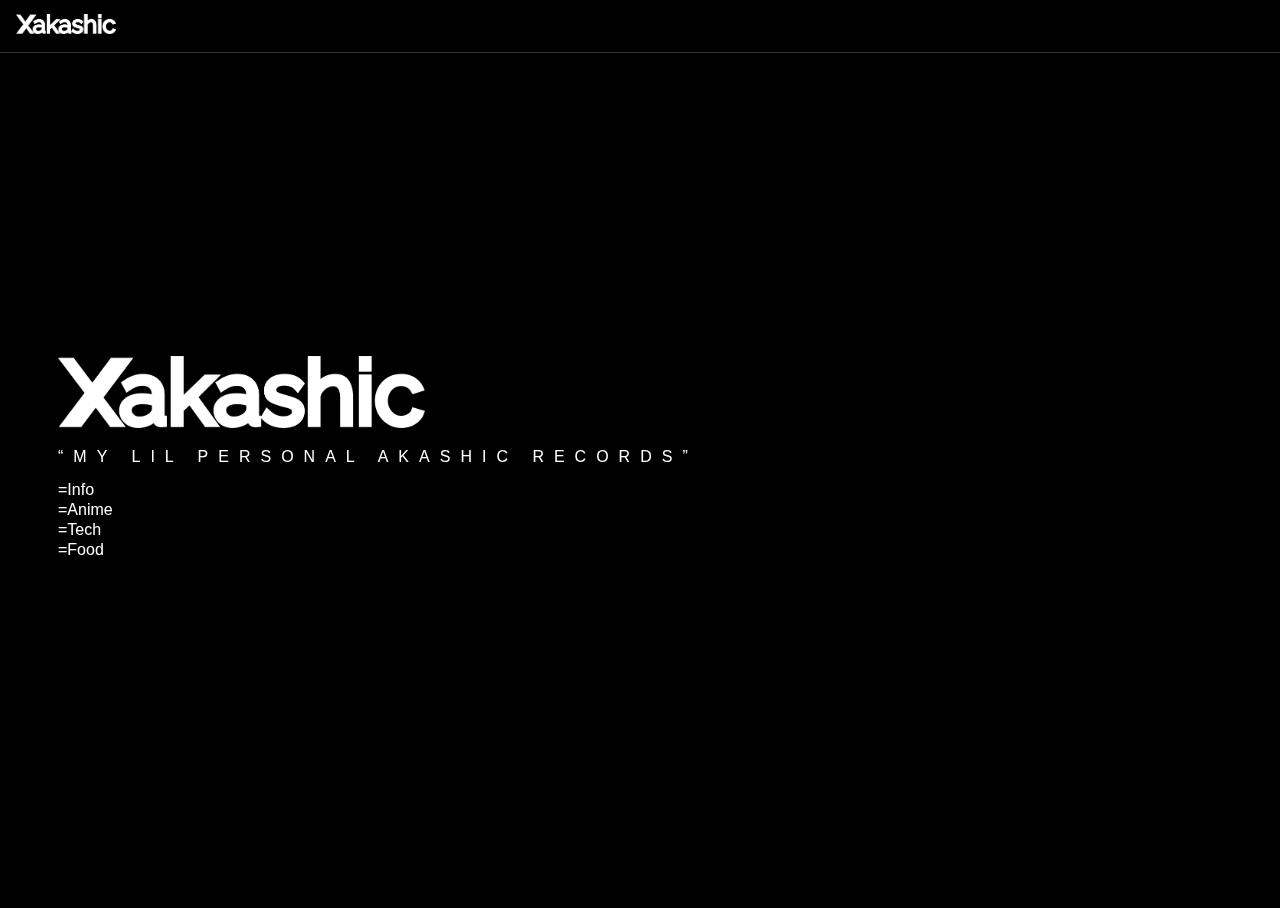
<file: index.html>
<!DOCTYPE html>
<html lang="en">
    <head>
        <meta charset="UTF-8">
        <meta name="viewport" content="width=device-width, initial-scale=1.0">
        <meta http-equiv="X-UA-Compatible" content="ie=edge">
        <title>Xakashic</title>
        <link rel="stylesheet" type="text/css" href="style.css">
    </head>
    <body>
        <div class="topnav">
            <img src="anime/resources/images/logo/xakashiclogo-dark.png" width="100"></a>
        </div>
        
        <div class="main">
            <div class="image">
                <img src="anime/resources/images/logo/xakashiclogo-dark.png">
            </div>   
            <h2>“MY LIL PERSONAL AKASHIC RECORDS”</h2> 
            <a href="#contact">=Info</a>
            <a href="anime/hub.php">=Anime</a>
            <a href="#tech">=Tech</a>
            <a href="#food">=Food</a>        
        </div>
    </body>
</html>
</file>
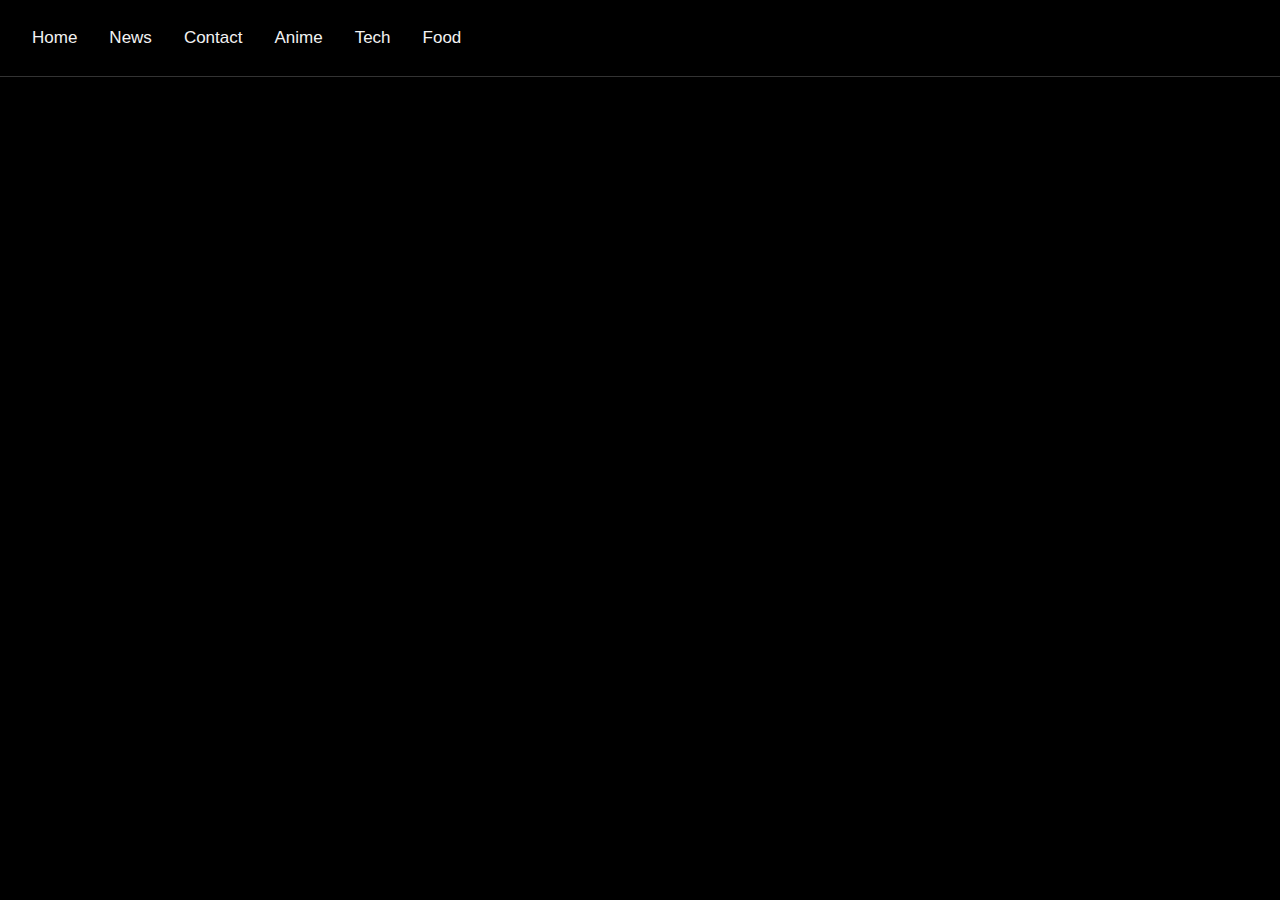
<file: mainPage/index.html>
<!DOCTYPE html>
<html lang="en">
    <head>
        <meta charset="UTF-8">
        <meta name="viewport" content="width=device-width, initial-scale=1.0">
        <meta http-equiv="X-UA-Compatible" content="ie=edge">
        <title>Xakashic</title>
        <link rel="stylesheet" type="text/css" href="resources/css/style.css">
    </head>
    <body>
        <div class="topnav">
            <!-- <img src="resources/images/logo/xakashicboldlogo.png" width="400"> -->
            <a class="active" href="#home">Home</a>
            <a href="#news">News</a>
            <a href="#contact">Contact</a>
            <a href="/singleAnimePage/singleAnimePage.html">Anime</a>
            <a href="#tech">Tech</a>
            <a href="#food">Food</a>
        </div>
       
        
    </body>
</html>
</file>
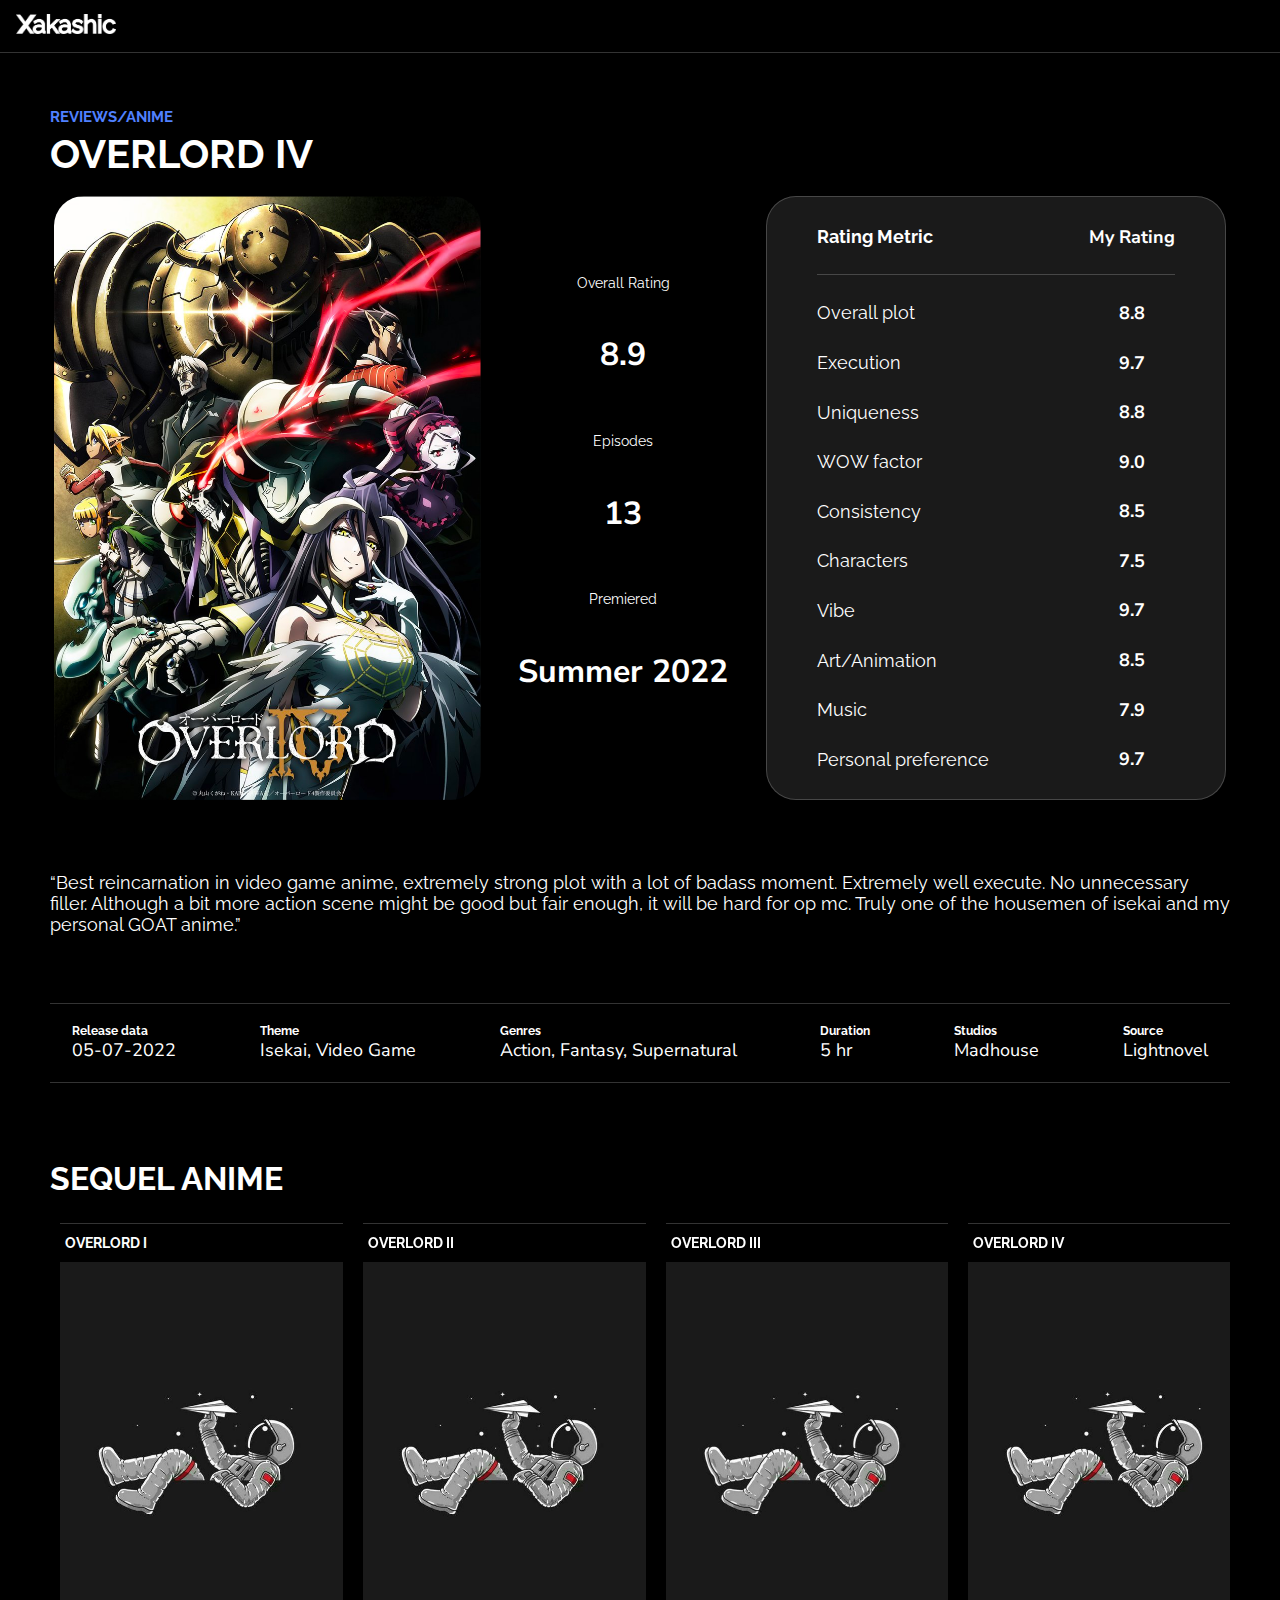
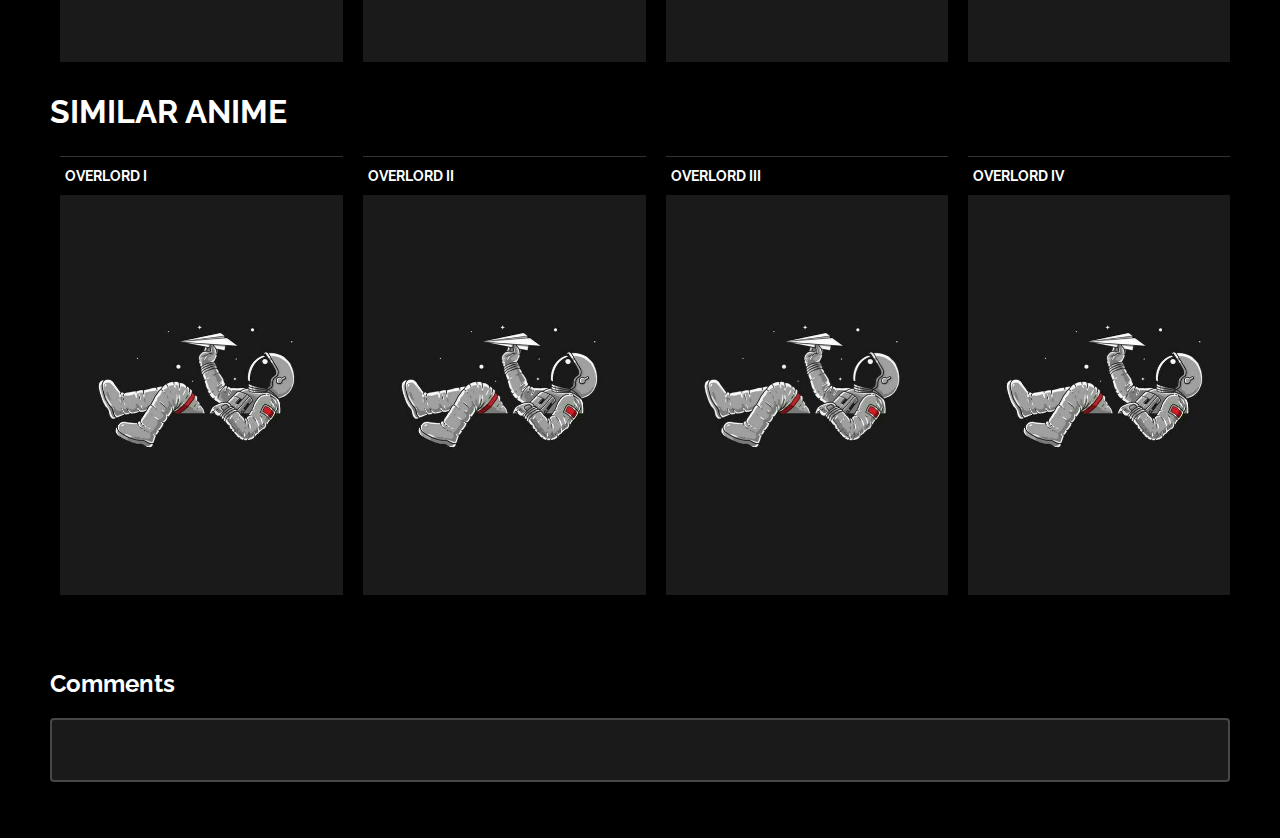
<file: singleAnimePage/singleAnimePage.html>
<!DOCTYPE html>
<html lang="en">
    <head>
        <meta charset="UTF-8">
        <meta name="viewport" content="width=device-width, initial-scale=1.0">
        <meta http-equiv="X-UA-Compatible" content="ie=edge">
        <title>Xakashic</title>
        <link rel="stylesheet" type="text/css" href="resources/css/style.css">
        <link href="https://fonts.googleapis.com/css2?family=Raleway:ital,wght@0,100;0,200;0,300;0,400;0,500;0,600;0,700;0,800;0,900;1,100;1,200;1,300;1,400;1,500;1,600;1,700;1,800;1,900&display=swap" rel="stylesheet">
        <link href="https://fonts.googleapis.com/css2?family=Nunito+Sans:ital,wght@0,200;0,300;0,400;0,600;0,700;0,800;0,900;1,200;1,300;1,400;1,600;1,700;1,800;1,900&display=swap" rel="stylesheet">
    </head>
    <body>
        <div class="topnav">
            <img src="resources/images/xakashiclogo.png" width="100">  
        </div>
       
        <div class="title">
            <h2>REVIEWS/ANIME</h2>
            <h1>OVERLORD IV</h1>
        </div>
        <div class="primaryContent">
            <img src="resources/images/postertest2.png"> 
            <div class="boxContainer">
                <div class="box">
                    <h3>Overall Rating</h3>
                    <h4>8.9</h4>
                </div>
                <div class="box">
                    <h3>Episodes</h3>
                    <h4>13</h4>
                </div>
                <div class="box">
                    <h3>Premiered</h3>
                    <h4>Summer 2022</h4>
                </div>
            </div>
            <div class="ratingContainer">
                <h5 class="ratingMetric bold">Rating Metric</h5>
                <h7 class="space"></h7>
                <h6 class="myRating bold">My Rating</h6>
                <div class="row-border"></div>
                <h5 class="ratingMetric">Overall plot</h5>
                <h7 class="space"></h7>
                <h6 class="myRating">8.8</h6>
                <h5 class="ratingMetric">Execution</h5>
                <h7 class="space"></h7>
                <h6 class="myRating">9.7</h6>
                <h5 class="ratingMetric">Uniqueness</h5>
                <h7 class="space"></h7>
                <h6 class="myRating">8.8</h6>
                <h5 class="ratingMetric">WOW factor</h5>
                <h7 class="space"></h7>
                <h6 class="myRating">9.0</h6>
                <h5 class="ratingMetric">Consistency</h5>
                <h7 class="space"></h7>
                <h6 class="myRating">8.5</h6>
                <h5 class="ratingMetric">Characters</h5>
                <h7 class="space"></h7>
                <h6 class="myRating">7.5</h6>
                <h5 class="ratingMetric">Vibe</h5>
                <h7 class="space"></h7>
                <h6 class="myRating">9.7</h6>
                <h5 class="ratingMetric">Art/Animation</h5>
                <h7 class="space"></h7>
                <h6 class="myRating">8.5</h6>
                <h5 class="ratingMetric">Music</h5>
                <h7 class="space"></h7>
                <h6 class="myRating">7.9</h6>
                <h5 class="ratingMetric">Personal preference</h5>
                <h7 class="space"></h7>
                <h6 class="myRating">9.7</h6>             
            </div>
        </div>

        <div class="padding">
            <h3>“Best reincarnation in video game anime, extremely strong plot with a lot of badass moment.  Extremely well execute. No unnecessary filler. Although a bit more action scene might be good but fair enough, it will be hard for op mc. Truly one of the housemen of isekai and my personal GOAT anime.”</h3>
        </div>

        <div class="fullMoreInfo">
            <div class="moreInfo">
                <div class="section">
                    <h5 class="qu">Release data</h5>
                    <h6 class="an">05-07-2022</h6>
                </div>
                <div class="section">
                    <h5 class="qu">Theme</h5>
                    <h6 class="an">Isekai, Video Game</h6>
                </div>
                <div class="section">
                    <h5 class="qu">Genres</h5>
                    <h6 class="an">Action, Fantasy, Supernatural</h6>
                </div>
                <div class="section">
                    <h5 class="qu">Duration</h5>
                    <h6 class="an">5 hr</h6>
                </div>
                <div class="section">
                    <h5 class="qu">Studios</h5>
                    <h6 class="an">Madhouse</h6>
                </div>
                <div class="section">
                    <h5 class="qu">Source</h5>
                    <h6 class="an">Lightnovel</h6>
                </div>
            </div>
        </div>

        <div class="sequel">
            <h2>SEQUEL ANIME</h2>
            <div class="posters">
                <div class="onePoster">
                    <div class="overlay">
                        <h8> OVERLORD I</h8>
                    </div>
                    <img class="poster" src="resources/images/tobedeletetest.jpeg">
                </div>
                <div class="onePoster">
                    <div class="overlay">
                        <h8> OVERLORD II</h8>
                    </div>
                    <img class="poster" src="resources/images/tobedeletetest.jpeg">
                </div>
                <div class="onePoster">
                    <div class="overlay">
                        <h8> OVERLORD III</h8>
                    </div>
                    <img class="poster" src="resources/images/tobedeletetest.jpeg">
                </div>
                <div class="onePoster">
                    <div class="overlay">
                        <h8> OVERLORD IV</h8>
                    </div>
                    <img class="poster" src="resources/images/tobedeletetest.jpeg">
                </div>
                <div class="onePoster">
                    <div class="overlay">
                        <h8> OVERLORD V</h8>
                    </div>
                    <img class="poster" src="resources/images/tobedeletetest.jpeg">
                </div>
                <div class="onePoster">
                    <div class="overlay">
                        <h8> OVERLORD VI</h8>
                    </div>
                    <img class="poster" src="resources/images/tobedeletetest.jpeg">
                </div>
                <div class="onePoster">
                    <div class="overlay">
                        <h8> OVERLORD VII</h8>
                    </div>
                    <img class="poster" src="resources/images/tobedeletetest.jpeg">
                </div>
                <div class="onePoster">
                    <div class="overlay">
                        <h8> OVERLORD VIII</h8>
                    </div>
                    <img class="poster" src="resources/images/tobedeletetest.jpeg">
                </div>
                <div class="onePoster">
                    <div class="overlay">
                        <h8> OVERLORD VIIII</h8>
                    </div>
                    <img class="poster" src="resources/images/tobedeletetest.jpeg">
                </div>
                <div class="onePoster">
                    <div class="overlay">
                        <h8> OVERLORD X</h8>
                    </div>
                    <img class="poster" src="resources/images/tobedeletetest.jpeg">
                </div>

            </div>
        </div>

        
        <div class="sequel">
            <h2>SIMILAR ANIME</h2>
            <div class="posters">
                <div class="onePoster">
                    <div class="overlay">
                        <h8> OVERLORD I</h8>
                    </div>
                    <img class="poster" src="resources/images/tobedeletetest.jpeg">
                </div>
                <div class="onePoster">
                    <div class="overlay">
                        <h8> OVERLORD II</h8>
                    </div>
                    <img class="poster" src="resources/images/tobedeletetest.jpeg">
                </div>
                <div class="onePoster">
                    <div class="overlay">
                        <h8> OVERLORD III</h8>
                    </div>
                    <img class="poster" src="resources/images/tobedeletetest.jpeg">
                </div>
                <div class="onePoster">
                    <div class="overlay">
                        <h8> OVERLORD IV</h8>
                    </div>
                    <img class="poster" src="resources/images/tobedeletetest.jpeg">
                </div>
                <div class="onePoster">
                    <div class="overlay">
                        <h8> OVERLORD V</h8>
                    </div>
                    <img class="poster" src="resources/images/tobedeletetest.jpeg">
                </div>
                <div class="onePoster">
                    <div class="overlay">
                        <h8> OVERLORD VI</h8>
                    </div>
                    <img class="poster" src="resources/images/tobedeletetest.jpeg">
                </div>
                <div class="onePoster">
                    <div class="overlay">
                        <h8> OVERLORD VII</h8>
                    </div>
                    <img class="poster" src="resources/images/tobedeletetest.jpeg">
                </div>
                <div class="onePoster">
                    <div class="overlay">
                        <h8> OVERLORD VIII</h8>
                    </div>
                    <img class="poster" src="resources/images/tobedeletetest.jpeg">
                </div>
                <div class="onePoster">
                    <div class="overlay">
                        <h8> OVERLORD VIIII</h8>
                    </div>
                    <img class="poster" src="resources/images/tobedeletetest.jpeg">
                </div>
                <div class="onePoster">
                    <div class="overlay">
                        <h8> OVERLORD X</h8>
                    </div>
                    <img class="poster" src="resources/images/tobedeletetest.jpeg">
                </div>

            </div>
        </div>

        <div class="comment">
            <h2>Comments</h2>
            <form class="commentBox">
                <textarea></textarea>
            </form>
        </div>

    </body>
</html>
</file>
<file: style.css>
.topnav {
    background-color: black;
    position: fixed;
    width: 100%;
    padding: 14px 16px;
    margin: 0;
    left: 0;
    top: 0;
    border-bottom: 1px rgba(255, 255, 255, 0.2) solid;
}

  /* Style the links inside the navigation bar */
  .topnav a {
    float: left;
    color: #f2f2f2;
    text-align: center;
    padding: 14px 16px;
    text-decoration: none;
    font-size: 17px;
  }
  
  /* Change the color of links on hover */
  .topnav a:hover {
    background-color: #ddd;
    color: black;
  }
 
  .body {
      font-family: Verdana, Geneva, Tahoma, sans-serif;
  }

  body {
    background-color: black;
  }
  
  .image img{
    width: 30%;
    
  }

  .main {
    font-family: 'Raleway', sans-serif;
    padding-left: 50px;
    line-height: 20px;
    display: flex;
    flex-direction: column;  
    justify-content: center;   
    height: 100%; 
    border: 0;
    position: absolute;
}
.main h2{
  color: white;
  font-size: 16px;
  font-weight: 400;
  letter-spacing: 10px;
}

a {
  color: white;
  text-decoration: none;
  font-family: 'Raleway', sans-serif;
  font-size: 16px;

}
</file>
<file: mainPage/resources/css/style.css>
.topnav {
    background-color: black;
    position: fixed;
    width: 100%;
    padding: 14px 16px;
    margin: 0;
    left: 0;
    top: 0;
    border-bottom: 1px rgba(255, 255, 255, 0.2) solid;
}

  /* Style the links inside the navigation bar */
  .topnav a {
    float: left;
    color: #f2f2f2;
    text-align: center;
    padding: 14px 16px;
    text-decoration: none;
    font-size: 17px;
  }
  
  /* Change the color of links on hover */
  .topnav a:hover {
    background-color: #ddd;
    color: black;
  }
 
  .body {
      font-family: Verdana, Geneva, Tahoma, sans-serif;
  }

  body {
    background-color: black;
  }
  
  .image img{
    width: 30%;
    
  }

  .main {
    font-family: 'Raleway', sans-serif;
    padding-left: 50px;
    line-height: 20px;
    display: flex;
    flex-direction: column;  
    justify-content: center;   
    height: 100%; 
    border: 0;
    position: absolute;
}
.main h2{
  color: white;
  font-size: 16px;
  font-weight: 400;
  letter-spacing: 10px;
}

a {
  color: white;
  text-decoration: none;
  font-family: 'Raleway', sans-serif;
  font-size: 16px;

}
</file>
<file: singleAnimePage/resources/css/style.css>
body {
    margin: 0;
    background-color: black;
}

.topnav {
    background-color: black;
    position: fixed;
    width: 100%;
    padding: 14px 16px;
    margin: 0;
    left: 0;
    top: 0;
    border-bottom: 1px rgba(255, 255, 255, 0.2) solid;
}
.title {
    font-family: 'Raleway', sans-serif;
    padding: 100px 0px 10px 50px;
    line-height: 10px;
}
.title h1{
    color: white;
    font-size: 40px;
    font-weight: 700;
    font-style: normal;
}
.title h2{
    color: #5081FF;
    font-size: 15px;
    font-weight: 700;
    font-style: normal;
}

/* PRIMARY CONTENT */

.primaryContent{
    padding-left: 50px;
    padding-right: 50px;
    color: white;
    display: inline-flex;
    flex-wrap: wrap;
    justify-content: space-between;
    width: 100%;
    box-sizing: border-box;
    row-gap: 50px;
}
.primaryContent img{
    margin: auto;
    max-width: 427px;
    aspect-ratio: 427 /604;
    object-fit: cover;
    border-radius: 30px;
}
.primaryContent h3{
    font-size: 14px;
    font-family: 'Raleway', sans-serif;
}
.primaryContent h4{
    font-size: 32px;
    font-family: 'Nunito Sans', sans-serif;
    font-weight: 700;
}
.boxContainer{
    margin: auto;
    text-align: center;
    flex-direction: column;    
    background-color: black;
    display: flex;
    justify-content: space-around;
    padding: 30px;

}


.ratingContainer{
    display: grid;
    border: 1px rgba(255, 255, 255, 0.2) solid;
    background-color: rgba(255, 255, 255, 0.1);
    padding: 25px 50px;
    /* grid-column: 504px; */
    border-radius: 30px;
    /* column-gap: 150px; */
    grid-auto-rows: auto;
    align-items: center;
    margin: 0 auto;
    row-gap: 20px;
}

.ratingContainer h5{
    font-family: 'Raleway', sans-serif;
    font-size: 18px;
    font-weight: 400;
}
.ratingContainer h6{
    font-family: 'Nunito Sans', sans-serif;
    font-size: 18px;
    font-weight: 700;
}
.ratingMetric{
    grid-column: 1;
    margin-block-start: 0;
    margin-block-end: 0;
}
.myRating{
    grid-column: 3;
    text-align: center;
    margin-block-start: 0;
    margin-block-end: 0;
}
.space{
    grid-column: 2; 
    margin-block-start: 0;
    margin-block-end: 0;
    min-width: 100px;
}
.bold.ratingMetric{
    font-weight: 700;
}
.bold.myRating{
    font-weight: 700;
}
.row-border{
    border-top: 1px rgba(255, 255, 255, 0.2) solid;
    grid-column: 1 / 4; /* this code makes the row stretch to entire width of the container */
}

/* THOUGHTS */


h3{
    color: white;
    font-size: 18px;
    font-weight: 400;
    font-style: normal; 
    font-family: 'Raleway', sans-serif;
}

.padding {
    padding: 50px 50px;
}

/* MORE INFO */

.fullMoreInfo {
    padding: 0 50px 50px 50px;
}

.moreInfo {
    display: flex;
    flex-direction: row;
    color: white;
    flex-wrap: wrap;
    justify-content: space-around;
    row-gap: 20px;
    column-gap: 40px;
    border-top: 1px rgba(255, 255, 255, 0.2) solid;
    border-bottom: 1px rgba(255, 255, 255, 0.2) solid;
    padding: 20px 0;

}

.section {
    display: flex;
    flex-direction: column;
    margin: auto 0;
}
.qu {
    font-family: 'Raleway', sans-serif;
    font-size: 12px;
    margin-block-start: 0;
    margin-block-end: 0;
    /* padding: 0 10px; */
}
.an {
    font-family: 'Nunito Sans', sans-serif;
    font-size: 18px;
    font-weight: 400;
    margin-block-start: 0;
    margin-block-end: 0;
    /* padding: 0 10px; */
}


/* SEQUEL */


.sequel {
    padding: 0 50px;
}
.sequel h2{
    color: white;
    font-size: 32px;
    font-family: 'Raleway', sans-serif;
    font-weight: 700;
}

.posters {
    display: flex;
    flex-direction: row;
    justify-content: flex-start ;
    overflow: scroll;

}
.onePoster {
    padding: 0px 10px; 
}
.overlay {
    border-top: 1px rgba(255, 255, 255, 0.2) solid;
    position: relative;
    background-color: black;
    padding-bottom: 10px;
    padding-top: 10px;
    padding-left: 5px;
}
.onePoster h8{
    color: white;
    font-size: 14px;
    font-family: 'Raleway', sans-serif;
    font-weight: 700;
}

.poster {
    max-width: 427px;
    max-height: 400px;
    object-fit: cover;
    aspect-ratio: 427 /604;
}

.similar {
    padding: 0 50px;
}

.similar h2{
    color: white;
    font-size: 32px;
    font-family: 'Raleway', sans-serif;
    font-weight: 700;
}

/* Comments */

.comment {
    padding: 50px;
}

.commentBox {
    border: 0;
}

textarea {
    width: 100%;
    box-sizing: border-box;
    padding: 12px 20px;
    border: 2px solid rgba(255, 255, 255, 0.2);
    border-radius: 4px;
    background-color: rgba(255, 255, 255, 0.1);
    font-size: 16px;
    resize: none;
    color: white;
  }

  .comment h2{
    color: white;
    font-size: 24px;
    font-family: 'Raleway', sans-serif;
    font-weight: 700;
  }
</file>
